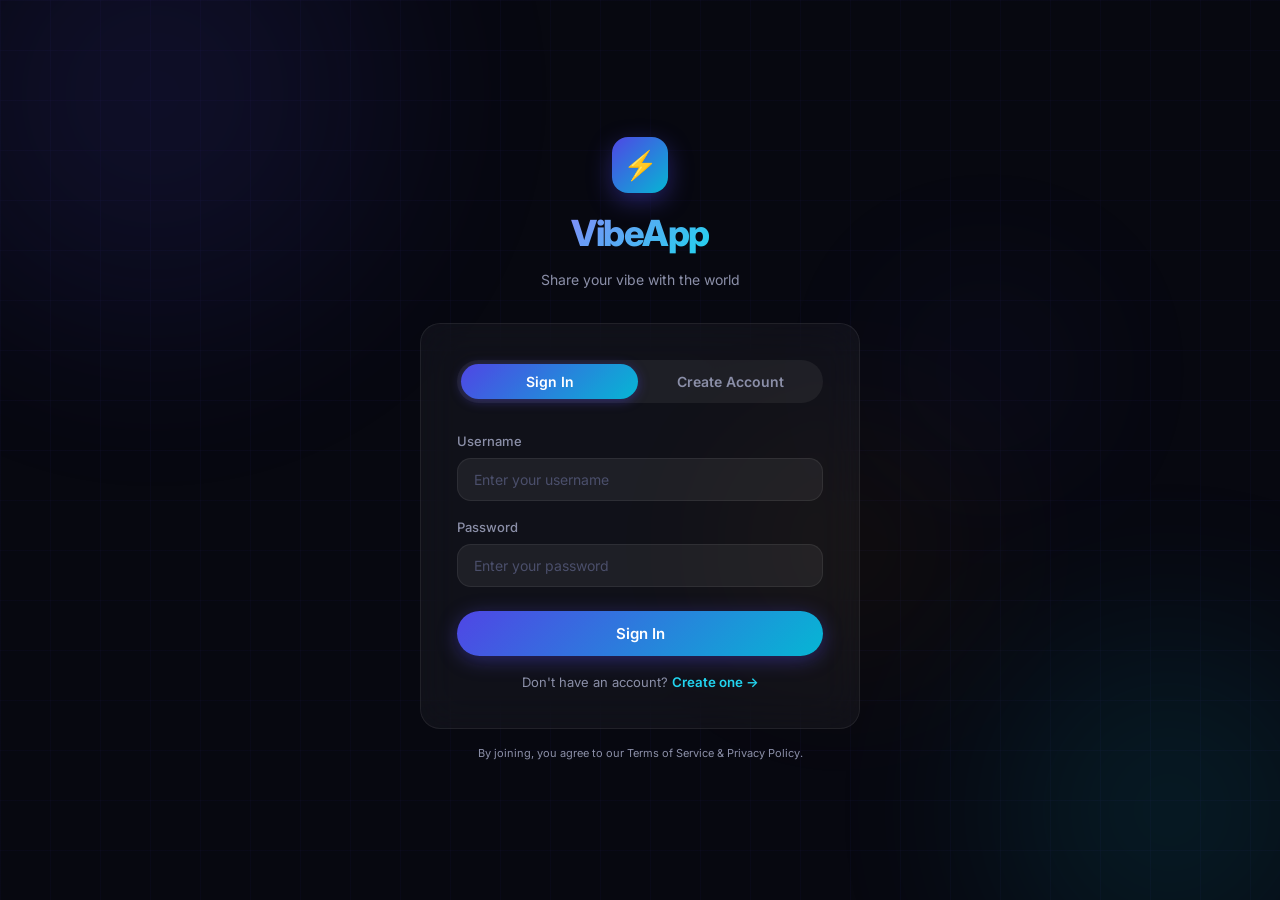
<file: frontend/index.html>
<!DOCTYPE html>
<html lang="en">
<head>
  <meta charset="UTF-8">
  <meta name="viewport" content="width=device-width, initial-scale=1.0">
  <title>VibeApp – Connect & Share</title>
  <meta name="description" content="VibeApp — A premium social platform to connect, share posts, and follow people who inspire you.">
  <link rel="stylesheet" href="css/style.css">
</head>
<body>
  <div class="bg-orbs" aria-hidden="true">
    <div class="orb orb-1"></div>
    <div class="orb orb-2"></div>
    <div class="orb orb-3"></div>
    <div class="orb orb-4"></div>
  </div>
  <div id="toast-container"></div>

  <main class="auth-page">
    <div class="auth-box z-above">
      <!-- Logo -->
      <div class="auth-logo">
        <div class="logo-icon">⚡</div>
        <h1><span class="gradient-text">VibeApp</span></h1>
        <p>Share your vibe with the world</p>
      </div>

      <!-- Card -->
      <div class="card auth-card">
        <div class="auth-tabs" role="tablist">
          <button class="auth-tab active" id="tab-login" role="tab">Sign In</button>
          <button class="auth-tab" id="tab-register" role="tab">Create Account</button>
        </div>

        <!-- Login Form -->
        <form id="form-login" class="auth-form" novalidate>
          <div id="login-error" class="auth-error hidden" role="alert"></div>
          <div class="input-group">
            <label class="input-label" for="login-username">Username</label>
            <input id="login-username" type="text" class="input-field" placeholder="Enter your username" autocomplete="username" required>
          </div>
          <div class="input-group">
            <label class="input-label" for="login-password">Password</label>
            <input id="login-password" type="password" class="input-field" placeholder="Enter your password" autocomplete="current-password" required>
          </div>
          <button type="submit" class="btn btn-primary" id="btn-login">Sign In</button>
          <p class="text-sm text-muted" style="text-align:center">
            Don't have an account?
            <button type="button" onclick="document.getElementById('tab-register').click()"
              style="background:none;color:var(--teal-light);font-weight:600;cursor:pointer">
              Create one →
            </button>
          </p>
        </form>

        <!-- Register Form -->
        <form id="form-register" class="auth-form hidden" novalidate>
          <div id="register-error" class="auth-error hidden" role="alert"></div>
          <div style="display:grid;grid-template-columns:1fr 1fr;gap:12px">
            <div class="input-group">
              <label class="input-label" for="reg-firstname">First Name</label>
              <input id="reg-firstname" type="text" class="input-field" placeholder="Alex">
            </div>
            <div class="input-group">
              <label class="input-label" for="reg-lastname">Last Name</label>
              <input id="reg-lastname" type="text" class="input-field" placeholder="Taylor">
            </div>
          </div>
          <div class="input-group">
            <label class="input-label" for="reg-username">Username</label>
            <input id="reg-username" type="text" class="input-field" placeholder="Choose a unique username" autocomplete="username" required>
          </div>
          <div class="input-group">
            <label class="input-label" for="reg-email">Email</label>
            <input id="reg-email" type="email" class="input-field" placeholder="hello@vibeapp.com" autocomplete="email">
          </div>
          <div class="input-group">
            <label class="input-label" for="reg-password">Password</label>
            <input id="reg-password" type="password" class="input-field" placeholder="Min 6 characters" autocomplete="new-password" required>
          </div>
          <div class="input-group">
            <label class="input-label" for="reg-password2">Confirm Password</label>
            <input id="reg-password2" type="password" class="input-field" placeholder="Repeat your password" autocomplete="new-password" required>
          </div>
          <button type="submit" class="btn btn-primary" id="btn-register">Create Account</button>
          <p class="text-sm text-muted" style="text-align:center">
            Already have an account?
            <button type="button" onclick="document.getElementById('tab-login').click()"
              style="background:none;color:var(--teal-light);font-weight:600;cursor:pointer">
              Sign in →
            </button>
          </p>
        </form>
      </div>

      <p class="text-xs text-muted" style="text-align:center;margin-top:16px">
        By joining, you agree to our Terms of Service & Privacy Policy.
      </p>
    </div>
  </main>

  <script type="module" src="js/auth.js"></script>
</body>
</html>
</file>
<file: frontend/css/style.css>
/* =============================================
   VIBEAPP — Premium Design System
   ============================================= */

@import url('https://fonts.googleapis.com/css2?family=Inter:wght@300;400;500;600;700;800&display=swap');

/* ── CSS Variables ─────────────────────────── */
:root {
  /* Colors */
  --bg-primary:    #070810;
  --bg-secondary:  #0c0d1e;
  --bg-card:       rgba(255, 255, 255, 0.04);
  --bg-card-hover: rgba(255, 255, 255, 0.07);
  --bg-input:      rgba(255, 255, 255, 0.06);

  --accent:        #4f46e5;
  --accent-light:  #818cf8;
  --accent-dim:    rgba(79, 70, 229, 0.15);
  --accent-glow:   rgba(79, 70, 229, 0.4);

  --teal:          #06b6d4;
  --teal-light:    #22d3ee;
  --teal-dim:      rgba(6, 182, 212, 0.15);
  --teal-glow:     rgba(6, 182, 212, 0.3);

  --amber:         #f59e0b;
  --amber-dim:     rgba(245, 158, 11, 0.12);

  --text-primary:   #eef0ff;
  --text-secondary: #8b8fa8;
  --text-muted:     #4b4f6b;

  --border:        rgba(255, 255, 255, 0.07);
  --border-accent: rgba(79, 70, 229, 0.4);

  /* Gradients */
  --gradient-main:   linear-gradient(135deg, #4f46e5 0%, #06b6d4 100%);
  --gradient-warm:   linear-gradient(135deg, #6366f1 0%, #0ea5e9 100%);
  --gradient-card:   linear-gradient(135deg, rgba(79,70,229,0.1) 0%, rgba(6,182,212,0.06) 100%);
  --gradient-text:   linear-gradient(135deg, #818cf8, #22d3ee);
  --gradient-amber:  linear-gradient(135deg, #f59e0b, #ef4444);

  /* Spacing */
  --radius-sm:  8px;
  --radius-md:  14px;
  --radius-lg:  20px;
  --radius-xl:  28px;
  --radius-full: 9999px;

  /* Shadows */
  --shadow-card: 0 4px 24px rgba(0,0,0,0.4);
  --shadow-glow: 0 0 40px rgba(79, 70, 229, 0.25);

  /* Transitions */
  --transition: all 0.25s cubic-bezier(0.4, 0, 0.2, 1);
}

/* ── Reset & Base ──────────────────────────── */
*, *::before, *::after { box-sizing: border-box; margin: 0; padding: 0; }
html { scroll-behavior: smooth; }
body {
  font-family: 'Inter', sans-serif;
  background-color: var(--bg-primary);
  color: var(--text-primary);
  min-height: 100vh;
  line-height: 1.6;
  -webkit-font-smoothing: antialiased;
}
a { color: inherit; text-decoration: none; }
img { max-width: 100%; display: block; }
button { cursor: pointer; border: none; font-family: inherit; }
input, textarea { font-family: inherit; outline: none; }

/* ── Scrollbar ──────────────────────────────── */
::-webkit-scrollbar { width: 5px; }
::-webkit-scrollbar-track { background: var(--bg-primary); }
::-webkit-scrollbar-thumb {
  background: linear-gradient(var(--accent), var(--teal));
  border-radius: var(--radius-full);
}

/* ── Background ────────────────────────────── */
.bg-orbs {
  position: fixed; inset: 0; pointer-events: none; z-index: 0; overflow: hidden;
}
.orb {
  position: absolute; border-radius: 50%;
  filter: blur(90px); opacity: 0.15;
  animation: orb-drift 14s ease-in-out infinite alternate;
}
.orb-1 {
  width: 550px; height: 550px;
  background: radial-gradient(circle, #4f46e5, transparent);
  top: -180px; left: -120px;
}
.orb-2 {
  width: 420px; height: 420px;
  background: radial-gradient(circle, #06b6d4, transparent);
  bottom: -120px; right: -100px;
  animation-delay: -7s;
}
.orb-3 {
  width: 280px; height: 280px;
  background: radial-gradient(circle, #f59e0b, transparent);
  top: 45%; left: 55%;
  opacity: 0.08;
  animation-delay: -3.5s;
}
.orb-4 {
  width: 200px; height: 200px;
  background: radial-gradient(circle, #6366f1, transparent);
  top: 30%; right: 15%;
  opacity: 0.1;
  animation-delay: -10s;
}
@keyframes orb-drift {
  from { transform: translate(0, 0) scale(1); }
  to   { transform: translate(25px, -35px) scale(1.06); }
}

/* ── Grid background lines ──────────────────── */
body::before {
  content: '';
  position: fixed; inset: 0; z-index: 0; pointer-events: none;
  background-image:
    linear-gradient(rgba(79,70,229,0.04) 1px, transparent 1px),
    linear-gradient(90deg, rgba(79,70,229,0.04) 1px, transparent 1px);
  background-size: 50px 50px;
}

/* ── Glass Card ─────────────────────────────── */
.card {
  background: var(--bg-card);
  border: 1px solid var(--border);
  border-radius: var(--radius-lg);
  backdrop-filter: blur(20px);
  -webkit-backdrop-filter: blur(20px);
  transition: var(--transition);
}
.card:hover { background: var(--bg-card-hover); border-color: rgba(79,70,229,0.15); }

/* ── Buttons ─────────────────────────────────── */
.btn {
  display: inline-flex; align-items: center; justify-content: center; gap: 8px;
  padding: 10px 22px;
  border-radius: var(--radius-full);
  font-size: 14px; font-weight: 600;
  transition: var(--transition);
  white-space: nowrap;
}
.btn-primary {
  background: var(--gradient-main);
  color: #fff;
  box-shadow: 0 4px 20px var(--accent-glow);
}
.btn-primary:hover {
  transform: translateY(-2px);
  box-shadow: 0 8px 32px var(--accent-glow), 0 4px 16px var(--teal-glow);
}
.btn-primary:active { transform: translateY(0); }

.btn-ghost {
  background: var(--bg-input);
  color: var(--text-primary);
  border: 1px solid var(--border);
}
.btn-ghost:hover { background: var(--bg-card-hover); border-color: var(--border-accent); }

.btn-outline {
  background: transparent;
  color: var(--teal-light);
  border: 1.5px solid var(--teal);
}
.btn-outline:hover { background: var(--teal-dim); }

.btn-danger {
  background: rgba(239, 68, 68, 0.12);
  color: #ef4444;
  border: 1px solid rgba(239, 68, 68, 0.25);
}
.btn-danger:hover { background: rgba(239, 68, 68, 0.2); }

.btn-sm { padding: 6px 14px; font-size: 13px; }
.btn-icon { padding: 8px; border-radius: var(--radius-md); }
.btn:disabled { opacity: 0.5; cursor: not-allowed; transform: none !important; }

/* ── Form Controls ───────────────────────────── */
.input-group { display: flex; flex-direction: column; gap: 6px; }
.input-label { font-size: 13px; font-weight: 500; color: var(--text-secondary); }

.input-field {
  width: 100%; padding: 12px 16px;
  background: var(--bg-input);
  border: 1.5px solid var(--border);
  border-radius: var(--radius-md);
  color: var(--text-primary); font-size: 14px;
  transition: var(--transition);
}
.input-field:focus {
  border-color: var(--accent);
  background: rgba(79, 70, 229, 0.06);
  box-shadow: 0 0 0 3px var(--accent-dim);
}
.input-field::placeholder { color: var(--text-muted); }
textarea.input-field { resize: vertical; min-height: 80px; }

/* ── Avatar ──────────────────────────────────── */
.avatar {
  width: 40px; height: 40px;
  border-radius: 50%;
  background: var(--gradient-main);
  display: flex; align-items: center; justify-content: center;
  font-weight: 700; font-size: 15px; color: #fff;
  flex-shrink: 0; overflow: hidden;
}
.avatar img { width: 100%; height: 100%; object-fit: cover; }
.avatar-sm { width: 32px; height: 32px; font-size: 12px; }
.avatar-md { width: 48px; height: 48px; font-size: 18px; }
.avatar-lg { width: 80px; height: 80px; font-size: 28px; }
.avatar-xl { width: 110px; height: 110px; font-size: 38px; }

/* ── Badge ───────────────────────────────────── */
.badge {
  display: inline-flex; align-items: center; gap: 4px;
  padding: 3px 10px;
  border-radius: var(--radius-full);
  font-size: 11px; font-weight: 600; letter-spacing: 0.5px; text-transform: uppercase;
}
.badge-accent { background: var(--accent-dim); color: var(--accent-light); }
.badge-teal   { background: var(--teal-dim);   color: var(--teal-light); }

/* ── Toast ────────────────────────────────────── */
#toast-container {
  position: fixed; top: 20px; right: 20px; z-index: 9999;
  display: flex; flex-direction: column; gap: 10px;
}
.toast {
  padding: 14px 20px;
  background: var(--bg-secondary);
  border: 1px solid var(--border);
  border-radius: var(--radius-md);
  backdrop-filter: blur(20px);
  font-size: 14px;
  box-shadow: var(--shadow-card);
  animation: toast-in 0.3s ease;
  max-width: 320px;
}
.toast-success { border-color: #22c55e; color: #4ade80; }
.toast-error   { border-color: #ef4444; color: #f87171; }
.toast-info    { border-color: var(--teal); color: var(--teal-light); }
@keyframes toast-in {
  from { transform: translateX(110%); opacity: 0; }
  to   { transform: translateX(0); opacity: 1; }
}

/* ── Loading Spinner ──────────────────────────── */
.spinner {
  width: 36px; height: 36px;
  border: 3px solid var(--border);
  border-top-color: var(--teal);
  border-radius: 50%;
  animation: spin 0.8s linear infinite;
}
@keyframes spin { to { transform: rotate(360deg); } }
.loader-wrap { display: flex; justify-content: center; align-items: center; padding: 48px; }

/* ── Gradient Text ───────────────────────────── */
.gradient-text {
  background: var(--gradient-text);
  -webkit-background-clip: text;
  -webkit-text-fill-color: transparent;
  background-clip: text;
}

/* ── Divider ─────────────────────────────────── */
.divider {
  display: flex; align-items: center; gap: 12px;
  color: var(--text-muted); font-size: 13px;
}
.divider::before, .divider::after {
  content: ''; flex: 1; height: 1px; background: var(--border);
}

/* ── Modal ───────────────────────────────────── */
.modal-overlay {
  position: fixed; inset: 0;
  background: rgba(0,0,0,0.75);
  backdrop-filter: blur(8px);
  z-index: 1000;
  display: flex; align-items: center; justify-content: center;
  padding: 20px;
  opacity: 0; pointer-events: none; transition: opacity 0.25s;
}
.modal-overlay.active { opacity: 1; pointer-events: all; }
.modal {
  background: var(--bg-secondary);
  border: 1px solid rgba(79,70,229,0.2);
  border-radius: var(--radius-xl);
  padding: 32px;
  width: 100%; max-width: 520px;
  box-shadow: 0 20px 60px rgba(0,0,0,0.5), 0 0 0 1px rgba(79,70,229,0.1);
  transform: translateY(20px) scale(0.97);
  transition: transform 0.25s cubic-bezier(0.34,1.56,0.64,1);
}
.modal-overlay.active .modal { transform: translateY(0) scale(1); }
.modal-header { display: flex; justify-content: space-between; align-items: center; margin-bottom: 24px; }
.modal-title { font-size: 20px; font-weight: 700; }
.modal-close { background: none; color: var(--text-secondary); font-size: 22px; padding: 4px; }
.modal-close:hover { color: var(--text-primary); }

/* ── Utility ─────────────────────────────────── */
.flex        { display: flex; }
.flex-center { display: flex; align-items: center; justify-content: center; }
.flex-between{ display: flex; align-items: center; justify-content: space-between; }
.gap-8  { gap: 8px; }
.gap-12 { gap: 12px; }
.gap-16 { gap: 16px; }
.gap-24 { gap: 24px; }
.mt-8  { margin-top: 8px; }
.mt-16 { margin-top: 16px; }
.mt-24 { margin-top: 24px; }
.w-full { width: 100%; }
.text-sm { font-size: 13px; }
.text-xs { font-size: 11px; }
.text-muted { color: var(--text-secondary); }
.font-600 { font-weight: 600; }
.font-700 { font-weight: 700; }
.hidden { display: none !important; }
.z-above { position: relative; z-index: 1; }

/* ═══════════════════════════════════════════
   AUTH PAGE
═══════════════════════════════════════════ */
.auth-page {
  min-height: 100vh;
  display: flex; align-items: center; justify-content: center;
  padding: 24px;
}
.auth-box { width: 100%; max-width: 440px; position: relative; z-index: 1; }

.auth-logo { text-align: center; margin-bottom: 32px; }
.auth-logo h1 { font-size: 36px; font-weight: 800; letter-spacing: -1.5px; }
.auth-logo .logo-icon {
  display: inline-block;
  width: 56px; height: 56px;
  background: var(--gradient-main);
  border-radius: 16px;
  margin-bottom: 12px;
  box-shadow: 0 8px 24px var(--accent-glow);
  font-size: 28px;
  line-height: 56px; text-align: center;
}
.auth-logo p { color: var(--text-secondary); font-size: 14px; margin-top: 6px; }

.auth-card { padding: 36px; }

.auth-tabs {
  display: flex; gap: 4px;
  background: var(--bg-input);
  border-radius: var(--radius-full);
  padding: 4px; margin-bottom: 28px;
}
.auth-tab {
  flex: 1; padding: 9px;
  border-radius: var(--radius-full);
  font-size: 14px; font-weight: 600;
  color: var(--text-secondary);
  background: none; transition: var(--transition);
}
.auth-tab.active {
  background: var(--gradient-main);
  color: #fff;
  box-shadow: 0 2px 12px var(--accent-glow);
}

.auth-form { display: flex; flex-direction: column; gap: 16px; }
.auth-form .btn-primary { margin-top: 8px; width: 100%; padding: 13px; font-size: 15px; }
.auth-error {
  padding: 12px 16px;
  background: rgba(239,68,68,0.08);
  border: 1px solid rgba(239,68,68,0.2);
  border-radius: var(--radius-md);
  color: #f87171; font-size: 13px;
}

/* ═══════════════════════════════════════════
   NAVBAR
═══════════════════════════════════════════ */
.navbar {
  position: fixed; top: 0; left: 0; right: 0;
  height: 64px;
  background: rgba(7, 8, 16, 0.88);
  backdrop-filter: blur(24px);
  border-bottom: 1px solid var(--border);
  z-index: 100;
  display: flex; align-items: center; padding: 0 24px;
}
.navbar-inner {
  width: 100%; max-width: 1100px; margin: 0 auto;
  display: flex; align-items: center; justify-content: space-between; gap: 16px;
}
.navbar-logo {
  font-size: 22px; font-weight: 800; letter-spacing: -0.5px; flex-shrink: 0;
}
.navbar-search { flex: 1; max-width: 340px; position: relative; }
.navbar-search input {
  width: 100%; padding: 9px 16px 9px 40px;
  background: var(--bg-input);
  border: 1px solid var(--border);
  border-radius: var(--radius-full);
  color: var(--text-primary); font-size: 14px;
  transition: var(--transition);
}
.navbar-search input:focus {
  border-color: var(--teal);
  box-shadow: 0 0 0 3px var(--teal-dim);
}
.navbar-search-icon {
  position: absolute; left: 14px; top: 50%; transform: translateY(-50%);
  color: var(--text-muted); font-size: 15px; pointer-events: none;
}
.search-dropdown {
  position: absolute; top: calc(100% + 8px); left: 0; right: 0;
  background: var(--bg-secondary);
  border: 1px solid var(--border);
  border-radius: var(--radius-md);
  overflow: hidden; box-shadow: var(--shadow-card);
  z-index: 200; display: none;
}
.search-dropdown.open { display: block; }
.search-result-item {
  display: flex; align-items: center; gap: 10px;
  padding: 10px 14px;
  cursor: pointer; transition: var(--transition);
}
.search-result-item:hover { background: var(--bg-card-hover); }

.navbar-actions { display: flex; align-items: center; gap: 10px; }
.navbar-avatar { cursor: pointer; transition: var(--transition); }
.navbar-avatar:hover { transform: scale(1.05); }
.nav-link {
  display: flex; align-items: center; gap: 6px;
  padding: 8px 14px;
  border-radius: var(--radius-full);
  font-size: 14px; font-weight: 500;
  color: var(--text-secondary);
  transition: var(--transition); background: none;
}
.nav-link:hover, .nav-link.active { color: var(--text-primary); background: var(--bg-card); }
.nav-link.active { color: var(--teal-light); }

/* ═══════════════════════════════════════════
   MAIN LAYOUT
═══════════════════════════════════════════ */
.page-wrapper { padding-top: 64px; min-height: 100vh; }
.main-layout {
  max-width: 1100px; margin: 0 auto;
  display: grid;
  grid-template-columns: 240px 1fr 280px;
  gap: 24px; padding: 32px 24px;
}
@media (max-width: 1024px) {
  .main-layout { grid-template-columns: 1fr; }
  .sidebar-left, .sidebar-right { display: none; }
}

/* ─── Sidebars ─────────────────────────────── */
.sidebar-left, .sidebar-right { position: sticky; top: 88px; height: fit-content; }
.sidebar-nav { display: flex; flex-direction: column; gap: 4px; }
.sidebar-nav-item {
  display: flex; align-items: center; gap: 12px;
  padding: 12px 16px;
  border-radius: var(--radius-md);
  font-size: 15px; font-weight: 500;
  color: var(--text-secondary);
  cursor: pointer; transition: var(--transition);
  background: none; width: 100%; text-align: left;
}
.sidebar-nav-item:hover { background: var(--bg-card); color: var(--text-primary); }
.sidebar-nav-item.active { background: var(--accent-dim); color: var(--accent-light); }
.sidebar-nav-icon { font-size: 20px; }
.sidebar-user {
  display: flex; align-items: center; gap: 10px;
  padding: 14px; margin-bottom: 16px;
}
.sidebar-user-info { min-width: 0; }
.sidebar-user-name { font-weight: 600; font-size: 14px; white-space: nowrap; overflow: hidden; text-overflow: ellipsis; }
.sidebar-user-handle { font-size: 12px; color: var(--text-secondary); }

/* ─── Who to Follow ──────────────────────────── */
.who-to-follow { padding: 20px; }
.section-title { font-size: 15px; font-weight: 700; margin-bottom: 16px; }
.suggestion-item { display: flex; align-items: center; gap: 10px; padding: 8px 0; }
.suggestion-info { flex: 1; min-width: 0; }
.suggestion-name { font-size: 14px; font-weight: 600; white-space: nowrap; overflow: hidden; text-overflow: ellipsis; }
.suggestion-handle { font-size: 12px; color: var(--text-secondary); }

/* ═══════════════════════════════════════════
   FEED
═══════════════════════════════════════════ */
.feed-area { display: flex; flex-direction: column; gap: 20px; }

/* ─── Create Post ─────────────────────────────── */
.create-post-box { padding: 20px; }
.create-post-row { display: flex; align-items: flex-start; gap: 12px; }
.create-post-input {
  flex: 1; background: none; border: none;
  font-size: 16px; color: var(--text-primary);
  resize: none; height: 52px; min-height: 52px;
  transition: var(--transition); padding-top: 6px;
}
.create-post-input:focus { outline: none; }
.create-post-input::placeholder { color: var(--text-muted); }
.create-post-divider { height: 1px; background: var(--border); margin: 16px 0; }
.create-post-footer { display: flex; align-items: center; justify-content: space-between; }
.create-post-actions { display: flex; gap: 8px; }
.create-post-action-btn {
  display: flex; align-items: center; justify-content: center;
  width: 36px; height: 36px;
  border-radius: var(--radius-sm);
  background: none; color: var(--teal-light);
  font-size: 18px; transition: var(--transition);
}
.create-post-action-btn:hover { background: var(--teal-dim); }

/* ─── Post Card ──────────────────────────────── */
.post-card { padding: 20px; }
.post-header { display: flex; align-items: flex-start; gap: 12px; margin-bottom: 14px; }
.post-author-info { flex: 1; }
.post-author-name {
  font-weight: 600; font-size: 15px;
  cursor: pointer; transition: var(--transition);
}
.post-author-name:hover { color: var(--teal-light); }
.post-author-handle { font-size: 13px; color: var(--text-secondary); }
.post-time { font-size: 12px; color: var(--text-muted); }

.post-content { font-size: 15px; line-height: 1.7; margin-bottom: 16px; }
.post-image {
  width: 100%; border-radius: var(--radius-md);
  margin-bottom: 16px; max-height: 400px; object-fit: cover;
}

.post-actions { display: flex; align-items: center; gap: 4px; }
.post-action-btn {
  display: flex; align-items: center; gap: 6px;
  padding: 8px 14px;
  border-radius: var(--radius-full);
  font-size: 14px; font-weight: 500;
  color: var(--text-secondary);
  background: none; transition: var(--transition);
}
.post-action-btn:hover { background: var(--bg-card-hover); color: var(--text-primary); }
.post-action-btn.liked { color: #f87171; }
.post-action-btn.liked:hover { background: rgba(239,68,68,0.1); }
.heart-icon { font-size: 17px; transition: transform 0.2s cubic-bezier(0.34,1.56,0.64,1); }
.post-action-btn:hover .heart-icon { transform: scale(1.2); }
.post-action-btn.liked .heart-icon { animation: heart-pop 0.3s cubic-bezier(0.34,1.56,0.64,1); }
@keyframes heart-pop {
  0%   { transform: scale(1); }
  50%  { transform: scale(1.4); }
  100% { transform: scale(1); }
}

/* ─── Comments ──────────────────────────────── */
.comments-section {
  border-top: 1px solid var(--border);
  margin-top: 16px; padding-top: 16px;
  display: flex; flex-direction: column; gap: 12px;
}
.comment-item { display: flex; gap: 10px; }
.comment-body {
  flex: 1; background: var(--bg-input);
  border-radius: var(--radius-md);
  padding: 10px 14px;
}
.comment-author { font-size: 13px; font-weight: 600; }
.comment-text   { font-size: 14px; color: var(--text-secondary); margin-top: 2px; }
.comment-time   { font-size: 11px; color: var(--text-muted); margin-top: 4px; }
.comment-input-row { display: flex; gap: 10px; align-items: flex-end; }
.comment-input-row textarea { flex: 1; min-height: 40px; max-height: 120px; padding: 10px 14px; font-size: 14px; }

/* ═══════════════════════════════════════════
   PROFILE PAGE
═══════════════════════════════════════════ */
.profile-page {
  max-width: 760px; margin: 0 auto;
  padding: 32px 24px;
  padding-top: calc(64px + 32px);
}
.profile-cover {
  height: 200px;
  background: var(--gradient-main);
  border-radius: var(--radius-xl);
  position: relative; overflow: hidden;
  margin-bottom: -50px;
}
.profile-cover-inner {
  position: absolute; inset: 0;
  background: linear-gradient(135deg, rgba(79,70,229,0.8) 0%, rgba(6,182,212,0.6) 100%);
}
.profile-cover-pattern {
  position: absolute; inset: 0; opacity: 0.1;
  background-image: radial-gradient(circle, rgba(255,255,255,0.3) 1px, transparent 1px);
  background-size: 24px 24px;
}

.profile-info-card { padding: 24px; }
.profile-top {
  display: flex; align-items: flex-end; justify-content: space-between;
  margin-bottom: 20px;
}
.profile-avatar-wrap { margin-top: -60px; }
.profile-avatar-el { border: 4px solid var(--bg-secondary); }
.profile-name { font-size: 24px; font-weight: 800; margin-bottom: 2px; }
.profile-handle { font-size: 15px; color: var(--text-secondary); margin-bottom: 12px; }
.profile-bio { font-size: 15px; color: var(--text-secondary); line-height: 1.6; margin-bottom: 16px; }

.profile-stats { display: flex; gap: 28px; }
.stat { text-align: center; cursor: pointer; }
.stat-number { font-size: 22px; font-weight: 800; display: block; }
.stat-label { font-size: 13px; color: var(--text-secondary); }
.stat:hover .stat-number { color: var(--teal-light); }

.profile-tabs {
  display: flex; gap: 0;
  border-bottom: 1px solid var(--border);
  margin: 24px 0 24px;
}
.profile-tab {
  padding: 12px 24px;
  font-size: 14px; font-weight: 600;
  color: var(--text-secondary);
  background: none;
  border-bottom: 2px solid transparent;
  transition: var(--transition); margin-bottom: -1px;
}
.profile-tab.active { color: var(--teal-light); border-bottom-color: var(--teal); }
.profile-tab:hover { color: var(--text-primary); }

.post-grid { display: flex; flex-direction: column; gap: 16px; }

/* ─── Edit Profile ──────────────────────────── */
.avatar-upload-wrap { display: flex; align-items: center; gap: 16px; }
.avatar-upload-btn {
  display: flex; flex-direction: column; align-items: center; gap: 6px;
  padding: 12px 18px;
  border: 2px dashed var(--border);
  border-radius: var(--radius-md);
  color: var(--text-secondary); font-size: 13px;
  background: none; transition: var(--transition); cursor: pointer;
}
.avatar-upload-btn:hover { border-color: var(--teal); color: var(--teal-light); }

/* ═══════════════════════════════════════════
   EMPTY STATE
═══════════════════════════════════════════ */
.empty-state { text-align: center; padding: 60px 24px; color: var(--text-secondary); }
.empty-icon { font-size: 48px; margin-bottom: 16px; opacity: 0.5; }
.empty-title { font-size: 18px; font-weight: 700; color: var(--text-primary); margin-bottom: 8px; }
.empty-desc  { font-size: 14px; max-width: 280px; margin: 0 auto 20px; }

/* ═══════════════════════════════════════════
   RESPONSIVE
═══════════════════════════════════════════ */
@media (max-width: 768px) {
  .auth-card { padding: 24px; }
  .main-layout { padding: 16px; gap: 16px; }
  .profile-page { padding: 16px; padding-top: calc(64px + 16px); }
  .profile-stats { gap: 16px; }
  .profile-cover { height: 140px; }
  .navbar { padding: 0 16px; }
  .navbar-search { display: none; }
}
</file>
